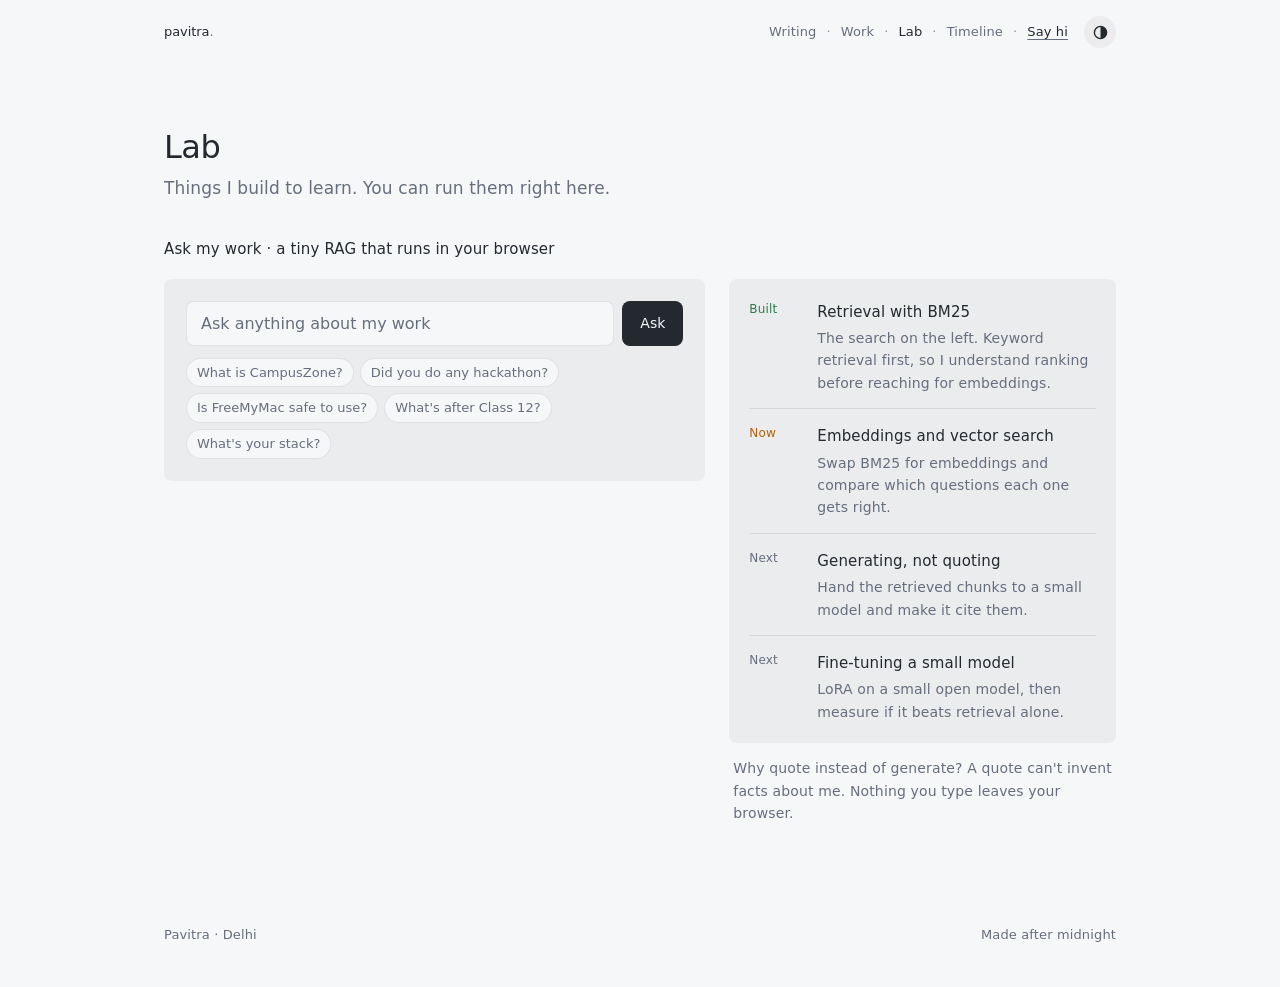
<file: lab.html>
<!doctype html>
<html lang="en">
<head>
<meta charset="utf-8">
<meta name="viewport" content="width=device-width, initial-scale=1">
<title>Lab — Pavitra</title>
<meta name="description" content="Learning RAG and LLM fine-tuning in public. Try the in-browser search that answers questions about my work.">
<meta property="og:title" content="Lab — Pavitra">
<meta property="og:description" content="A Class 12 student and builder from Delhi.">
<meta name="theme-color" content="#f6f7f9">
<link rel="icon" href="data:image/svg+xml,%3Csvg xmlns='http://www.w3.org/2000/svg' viewBox='0 0 32 32'%3E%3Crect width='32' height='32' rx='8' fill='%23242930'/%3E%3Ccircle cx='15' cy='16' r='8' fill='%23f6f7f9'/%3E%3Ccircle cx='19' cy='13' r='7' fill='%23242930'/%3E%3C/svg%3E">
<link rel="preconnect" href="https://api.fontshare.com" crossorigin>
<link href="https://api.fontshare.com/v2/css?f[]=satoshi@400,500,700&display=swap" rel="stylesheet">
<link rel="stylesheet" href="assets/site.css?v=6">
<script src="assets/data.js?v=6" defer></script>
<script src="assets/site.js?v=6" defer></script>
<script src="assets/ask.js?v=6" defer></script>
</head>
<body>
<a class="sr" href="#main">Skip to content</a>
<header class="nav">
  <div class="wrap">
    <a class="brand" href="index.html">pavitra<b>.</b></a>
    <ul>
      <li><a href="writing.html">Writing</a></li>
      <li><a href="work.html">Work</a></li>
      <li><a href="lab.html" aria-current="page">Lab</a></li>
      <li><a href="timeline.html">Timeline</a></li>
      <li class="cta-li"><a class="cta" href="mailto:pavisj@icloud.com">Say hi</a></li>
    </ul>
    <button class="icon-btn" type="button" data-theme-toggle aria-label="Switch light or dark (t)">
      <svg viewBox="0 0 16 16" aria-hidden="true"><circle cx="8" cy="8" r="6.5" fill="none" stroke="currentColor" stroke-width="1.5"/><path d="M8 1.5a6.5 6.5 0 0 1 0 13z" fill="currentColor"/></svg>
    </button>
  </div>
</header>

<main id="main" class="wrap">

  <section class="page-head">
    <h1>Lab</h1>
    <p>Things I build to learn. You can run them right here.</p>
  </section>

  <div class="label">Ask my work · a tiny RAG that runs in your browser</div>
  <div class="lab-grid">
    <div class="card ask" data-ask data-full="1">
      <form><label class="sr" for="ask-q">Ask about my work</label><input id="ask-q" type="search" placeholder="Ask anything about my work" autocomplete="off"><button class="btn" type="submit">Ask</button></form>
      <div class="suggest"><button type="button">What is CampusZone?</button><button type="button">Did you do any hackathon?</button><button type="button">Is FreeMyMac safe to use?</button><button type="button">What's after Class 12?</button><button type="button">What's your stack?</button></div>
      <div class="answer" aria-live="polite"></div>
    </div>

    <aside>
      <div class="card learn">
        <div class="row"><span class="pill done">Built</span><div><h4>Retrieval with BM25</h4><p>The search on the left. Keyword retrieval first, so I understand ranking before reaching for embeddings.</p></div></div>
        <div class="row"><span class="pill doing">Now</span><div><h4>Embeddings and vector search</h4><p>Swap BM25 for embeddings and compare which questions each one gets right.</p></div></div>
        <div class="row"><span class="pill queued">Next</span><div><h4>Generating, not quoting</h4><p>Hand the retrieved chunks to a small model and make it cite them.</p></div></div>
        <div class="row"><span class="pill queued">Next</span><div><h4>Fine-tuning a small model</h4><p>LoRA on a small open model, then measure if it beats retrieval alone.</p></div></div>
      </div>
      <p style="font-size:14px;margin:14px 4px 0;line-height:1.6">Why quote instead of generate? A quote can't invent facts about me. Nothing you type leaves your browser.</p>
    </aside>
  </div>

</main>

<footer>
  <div class="wrap">
    <span>Pavitra · Delhi</span>
    <span>Made after midnight</span>
  </div>
</footer>
</body>
</html>
</file>
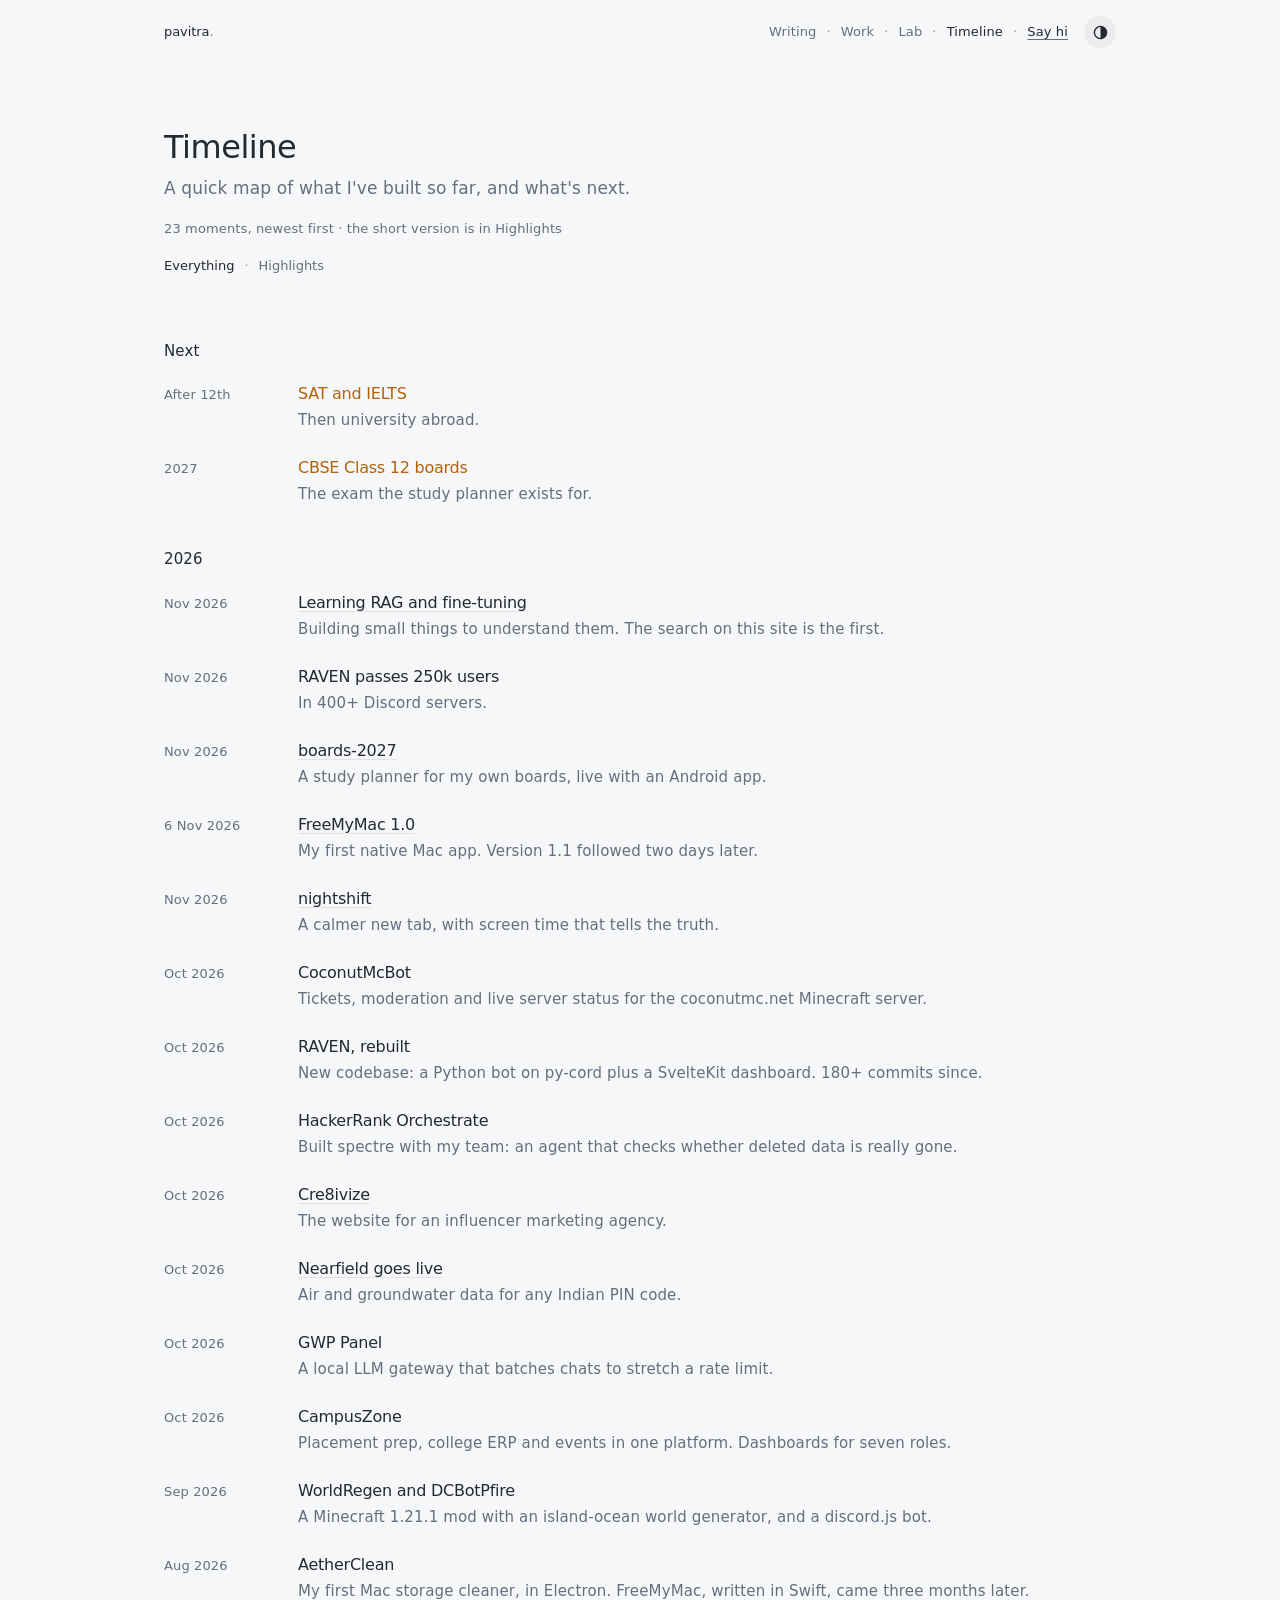
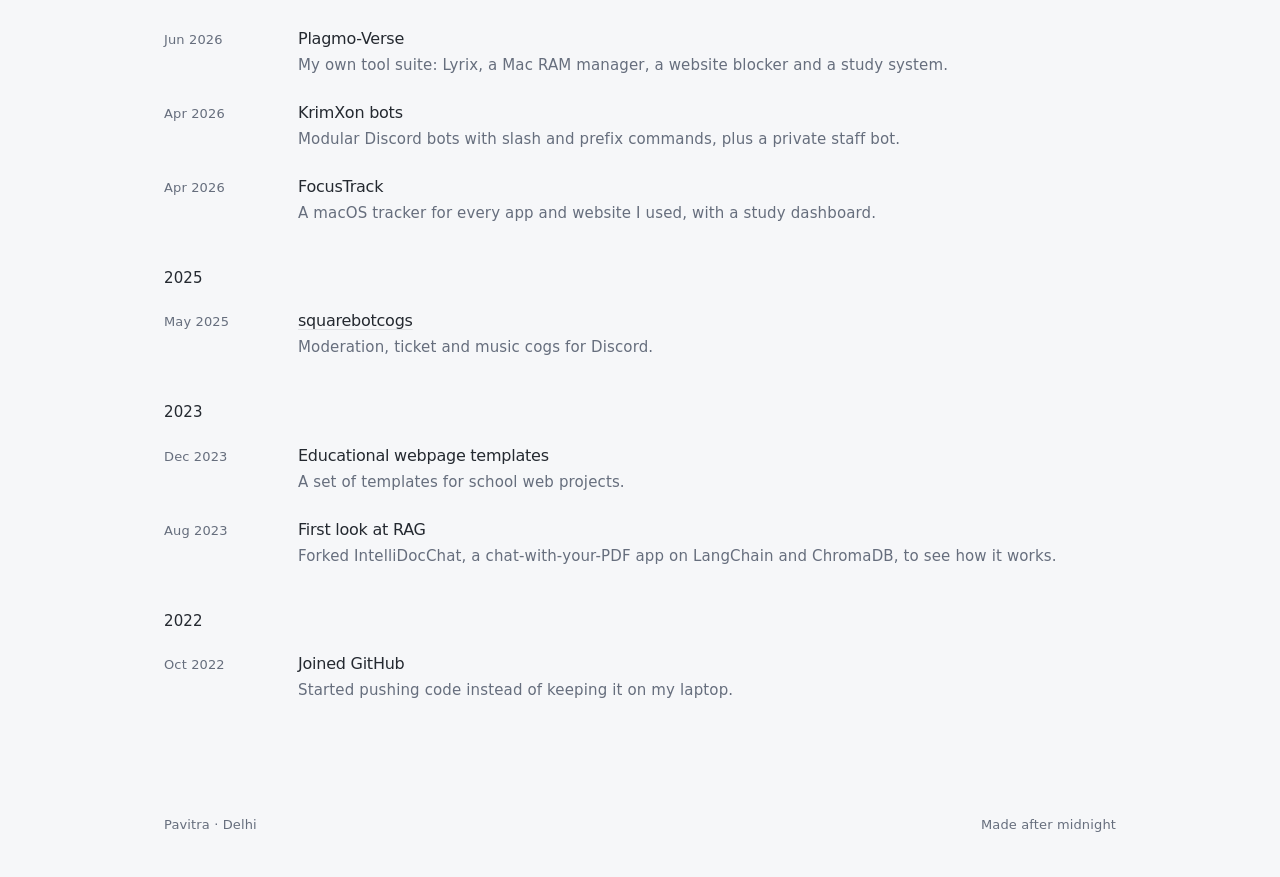
<file: timeline.html>
<!doctype html>
<html lang="en">
<head>
<meta charset="utf-8">
<meta name="viewport" content="width=device-width, initial-scale=1">
<title>Timeline — Pavitra</title>
<meta name="description" content="From my first GitHub repo in 2022 to what comes after Class 12.">
<meta property="og:title" content="Timeline — Pavitra">
<meta property="og:description" content="A Class 12 student and builder from Delhi.">
<meta name="theme-color" content="#f6f7f9">
<link rel="icon" href="data:image/svg+xml,%3Csvg xmlns='http://www.w3.org/2000/svg' viewBox='0 0 32 32'%3E%3Crect width='32' height='32' rx='8' fill='%23242930'/%3E%3Ccircle cx='15' cy='16' r='8' fill='%23f6f7f9'/%3E%3Ccircle cx='19' cy='13' r='7' fill='%23242930'/%3E%3C/svg%3E">
<link rel="preconnect" href="https://api.fontshare.com" crossorigin>
<link href="https://api.fontshare.com/v2/css?f[]=satoshi@400,500,700&display=swap" rel="stylesheet">
<link rel="stylesheet" href="assets/site.css?v=6">
<script src="assets/data.js?v=6" defer></script>
<script src="assets/site.js?v=6" defer></script>
<script src="assets/timeline.js?v=6" defer></script>
<script src="assets/short.js?v=6" defer></script>
</head>
<body>
<a class="sr" href="#main">Skip to content</a>
<header class="nav">
  <div class="wrap">
    <a class="brand" href="index.html">pavitra<b>.</b></a>
    <ul>
      <li><a href="writing.html">Writing</a></li>
      <li><a href="work.html">Work</a></li>
      <li><a href="lab.html">Lab</a></li>
      <li><a href="timeline.html" aria-current="page">Timeline</a></li>
      <li class="cta-li"><a class="cta" href="mailto:pavisj@icloud.com">Say hi</a></li>
    </ul>
    <button class="icon-btn" type="button" data-theme-toggle aria-label="Switch light or dark (t)">
      <svg viewBox="0 0 16 16" aria-hidden="true"><circle cx="8" cy="8" r="6.5" fill="none" stroke="currentColor" stroke-width="1.5"/><path d="M8 1.5a6.5 6.5 0 0 1 0 13z" fill="currentColor"/></svg>
    </button>
  </div>
</header>

<main id="main" class="wrap">

  <section class="page-head">
    <h1>Timeline</h1>
    <p>A quick map of what I've built so far, and what's next.</p>
    <div class="count"><span data-count="moments">23</span> moments, newest first · the short version is in Highlights</div>
    <div class="tabs" style="margin-top:14px"><button type="button" data-short="0" aria-pressed="true">Everything</button><button type="button" data-short="1" aria-pressed="false">Highlights</button></div>
  </section>
  <ol class="tl" data-timeline></ol>

</main>

<footer>
  <div class="wrap">
    <span>Pavitra · Delhi</span>
    <span>Made after midnight</span>
  </div>
</footer>
</body>
</html>
</file>
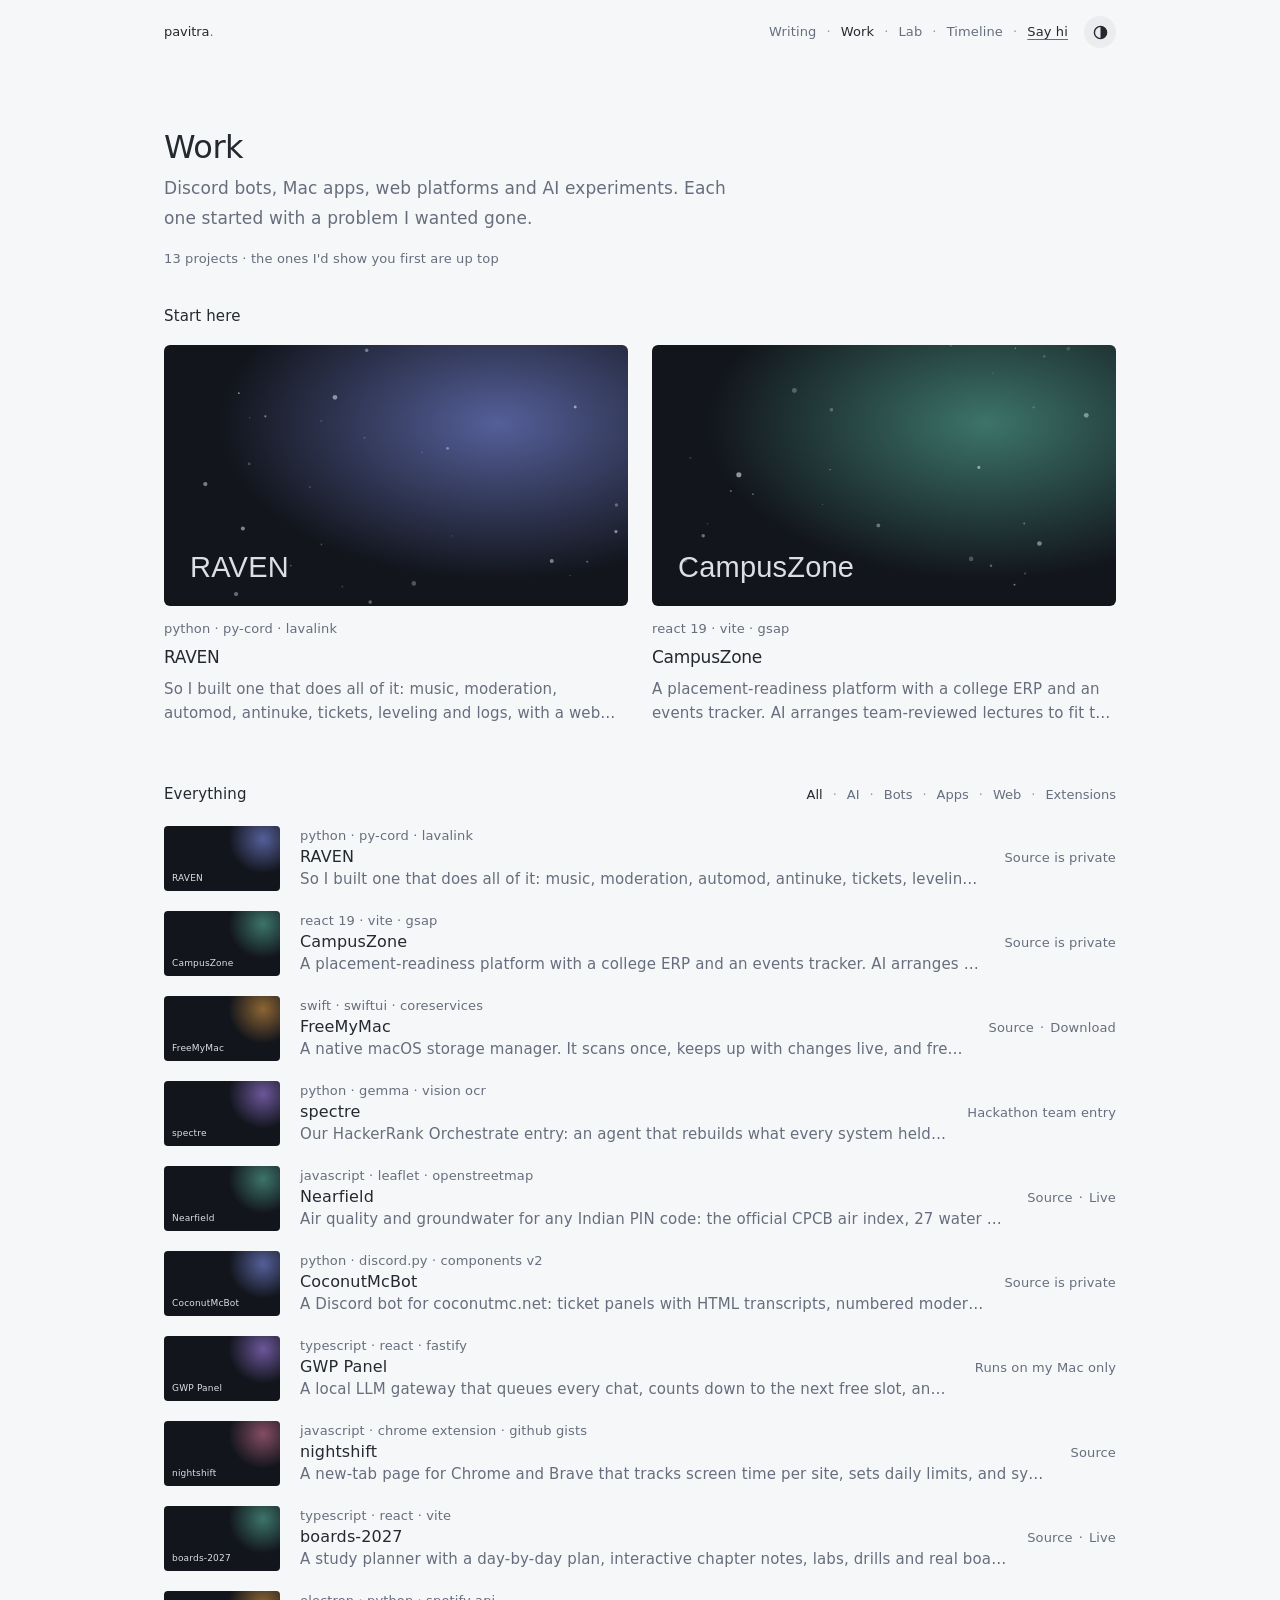
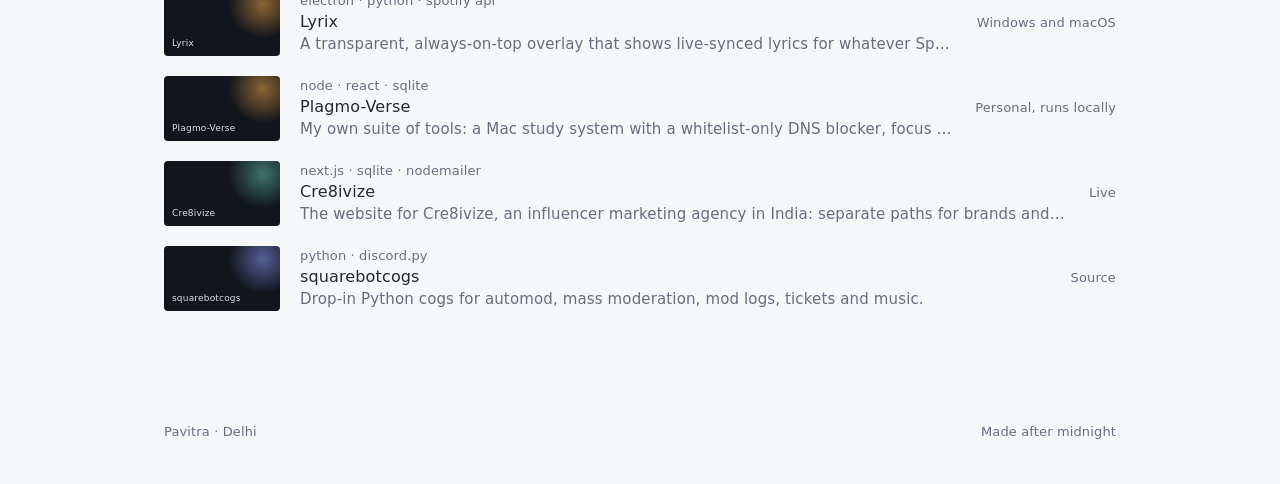
<file: work.html>
<!doctype html>
<html lang="en">
<head>
<meta charset="utf-8">
<meta name="viewport" content="width=device-width, initial-scale=1">
<title>Work — Pavitra</title>
<meta name="description" content="Discord bots, Mac apps, web platforms and AI experiments by Pavitra.">
<meta property="og:title" content="Work — Pavitra">
<meta property="og:description" content="A Class 12 student and builder from Delhi.">
<meta name="theme-color" content="#f6f7f9">
<link rel="icon" href="data:image/svg+xml,%3Csvg xmlns='http://www.w3.org/2000/svg' viewBox='0 0 32 32'%3E%3Crect width='32' height='32' rx='8' fill='%23242930'/%3E%3Ccircle cx='15' cy='16' r='8' fill='%23f6f7f9'/%3E%3Ccircle cx='19' cy='13' r='7' fill='%23242930'/%3E%3C/svg%3E">
<link rel="preconnect" href="https://api.fontshare.com" crossorigin>
<link href="https://api.fontshare.com/v2/css?f[]=satoshi@400,500,700&display=swap" rel="stylesheet">
<link rel="stylesheet" href="assets/site.css?v=6">
<script src="assets/data.js?v=6" defer></script>
<script src="assets/site.js?v=6" defer></script>
<script src="assets/work.js?v=6" defer></script>
</head>
<body>
<a class="sr" href="#main">Skip to content</a>
<header class="nav">
  <div class="wrap">
    <a class="brand" href="index.html">pavitra<b>.</b></a>
    <ul>
      <li><a href="writing.html">Writing</a></li>
      <li><a href="work.html" aria-current="page">Work</a></li>
      <li><a href="lab.html">Lab</a></li>
      <li><a href="timeline.html">Timeline</a></li>
      <li class="cta-li"><a class="cta" href="mailto:pavisj@icloud.com">Say hi</a></li>
    </ul>
    <button class="icon-btn" type="button" data-theme-toggle aria-label="Switch light or dark (t)">
      <svg viewBox="0 0 16 16" aria-hidden="true"><circle cx="8" cy="8" r="6.5" fill="none" stroke="currentColor" stroke-width="1.5"/><path d="M8 1.5a6.5 6.5 0 0 1 0 13z" fill="currentColor"/></svg>
    </button>
  </div>
</header>

<main id="main" class="wrap">

  <section class="page-head">
    <h1>Work</h1>
    <p>Discord bots, Mac apps, web platforms and AI experiments. Each one started with a problem I wanted gone.</p>
    <div class="count"><span data-count="projects">13</span> projects · the ones I'd show you first are up top</div>
  </section>

  <div class="label">Start here</div>
  <div class="start" data-start="raven,campuszone"></div>

  <div style="display:flex;justify-content:space-between;align-items:baseline;gap:16px;flex-wrap:wrap;margin-bottom:8px">
    <div class="label" style="margin:0">Everything</div>
    <div class="tabs" role="group" aria-label="Filter projects">
      <button type="button" data-f="all" aria-pressed="true">All</button><button type="button" data-f="ai" aria-pressed="false">AI</button><button type="button" data-f="bot" aria-pressed="false">Bots</button><button type="button" data-f="app" aria-pressed="false">Apps</button><button type="button" data-f="web" aria-pressed="false">Web</button><button type="button" data-f="extension" aria-pressed="false">Extensions</button>
    </div>
  </div>
  <ul class="plist" id="all-work" data-ledger></ul>

</main>

<footer>
  <div class="wrap">
    <span>Pavitra · Delhi</span>
    <span>Made after midnight</span>
  </div>
</footer>
</body>
</html>
</file>
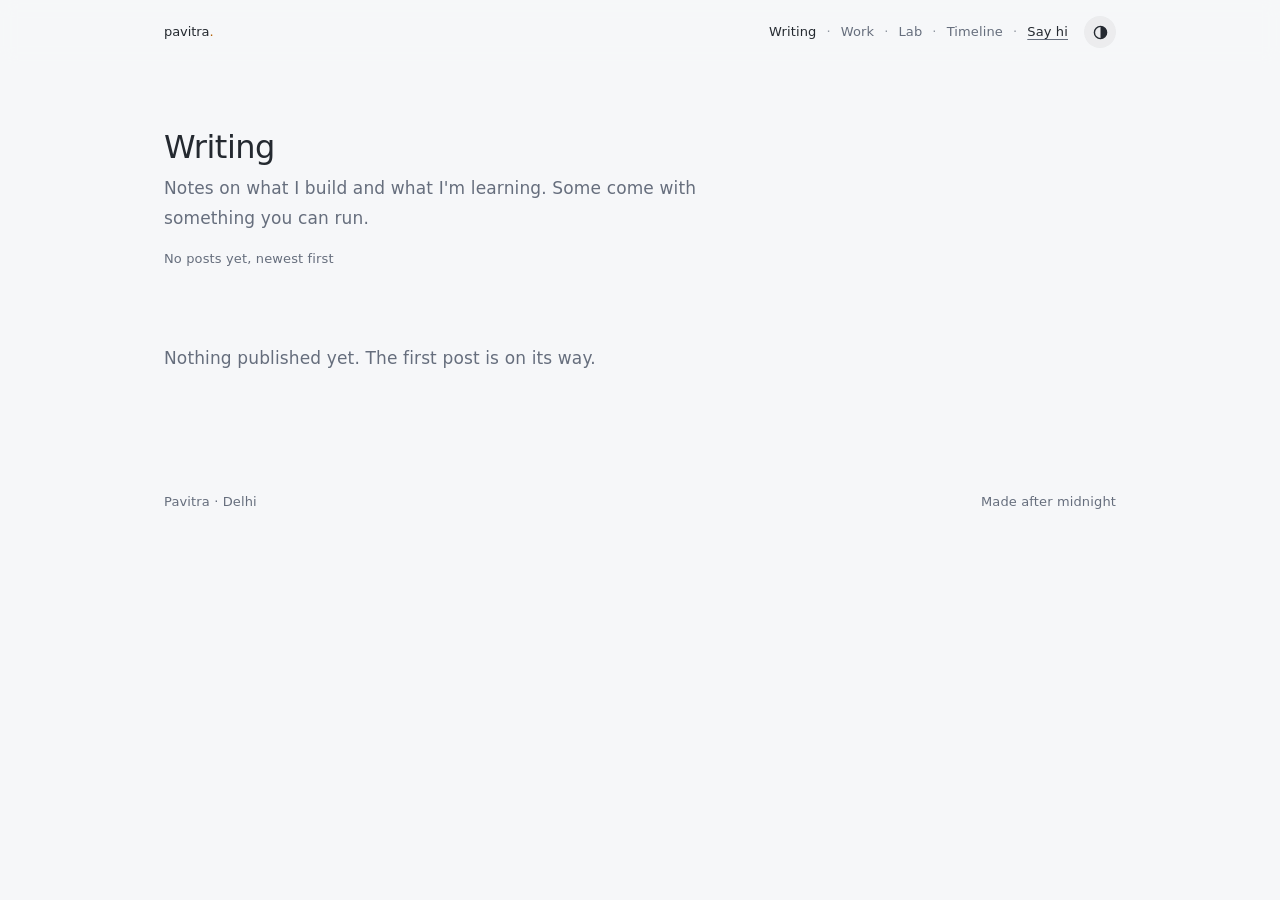
<file: writing.html>
<!doctype html>
<html lang="en">
<head>
<meta charset="utf-8">
<meta name="viewport" content="width=device-width, initial-scale=1">
<title>Writing — Pavitra</title>
<meta name="description" content="Notes on what I build and what I am learning, by Pavitra.">
<meta property="og:title" content="Writing — Pavitra">
<meta property="og:description" content="A Class 12 student and builder from Delhi.">
<meta name="theme-color" content="#f6f7f9">
<link rel="icon" href="data:image/svg+xml,%3Csvg xmlns='http://www.w3.org/2000/svg' viewBox='0 0 32 32'%3E%3Crect width='32' height='32' rx='8' fill='%23242930'/%3E%3Ccircle cx='15' cy='16' r='8' fill='%23f6f7f9'/%3E%3Ccircle cx='19' cy='13' r='7' fill='%23242930'/%3E%3C/svg%3E">
<link rel="preconnect" href="https://api.fontshare.com" crossorigin>
<link href="https://api.fontshare.com/v2/css?f[]=satoshi@400,500,700&display=swap" rel="stylesheet">
<link rel="stylesheet" href="assets/site.css?v=6">
<script src="assets/data.js?v=6" defer></script>
<script src="assets/site.js?v=6" defer></script>
<script src="assets/blog.js?v=6" defer></script>
</head>
<body>
<a class="sr" href="#main">Skip to content</a>
<header class="nav">
  <div class="wrap">
    <a class="brand" href="index.html">pavitra<b>.</b></a>
    <ul>
      <li><a href="writing.html" aria-current="page">Writing</a></li>
      <li><a href="work.html">Work</a></li>
      <li><a href="lab.html">Lab</a></li>
      <li><a href="timeline.html">Timeline</a></li>
      <li class="cta-li"><a class="cta" href="mailto:pavisj@icloud.com">Say hi</a></li>
    </ul>
    <button class="icon-btn" type="button" data-theme-toggle aria-label="Switch light or dark (t)">
      <svg viewBox="0 0 16 16" aria-hidden="true"><circle cx="8" cy="8" r="6.5" fill="none" stroke="currentColor" stroke-width="1.5"/><path d="M8 1.5a6.5 6.5 0 0 1 0 13z" fill="currentColor"/></svg>
    </button>
  </div>
</header>

<main id="main" class="wrap">

  <section class="page-head">
    <h1>Writing</h1>
    <p>Notes on what I build and what I'm learning. Some come with something you can run.</p>
    <div class="count"><span data-count="posts">No posts</span>, newest first</div>
  </section>
  <div data-writing></div>

</main>

<footer>
  <div class="wrap">
    <span>Pavitra · Delhi</span>
    <span>Made after midnight</span>
  </div>
</footer>
</body>
</html>
</file>
<file: assets/site.css>
/* Pavitra — portfolio. Quiet, skimmable, confident. */
:root {
  --bg: #f6f7f9;
  --ink: #242930;
  --text: #666e7d;
  --soft: rgba(36, 41, 48, .05);
  --soft-2: rgba(36, 41, 48, .09);
  --line: rgba(36, 41, 48, .10);
  --accent: #b3620a;
  --good: #2f7a4d;
  --thumb: #12151c;
  --sans: "Satoshi", "General Sans", -apple-system, system-ui, "Segoe UI", sans-serif;
  --mono: ui-monospace, SFMono-Regular, Menlo, monospace;
  --page: 1024px;
  color-scheme: light;
}
:root[data-theme="dark"] {
  --bg: #0f1115;
  --ink: #dcdfe5;
  --text: #8b93a1;
  --soft: rgba(220, 223, 229, .06);
  --soft-2: rgba(220, 223, 229, .10);
  --line: rgba(220, 223, 229, .10);
  --accent: #f0a646;
  --good: #7fd49e;
  --thumb: #181c25;
  color-scheme: dark;
}

* { box-sizing: border-box; }
html { -webkit-text-size-adjust: 100%; }
body { margin: 0; background: var(--bg); color: var(--text); font: 400 17px/1.76 var(--sans); letter-spacing: .008em; -webkit-font-smoothing: antialiased; transition: background-color .3s, color .3s; }
a { color: inherit; text-decoration: none; }
img { display: block; max-width: 100%; }
:focus-visible { outline: 2px solid var(--ink); outline-offset: 3px; border-radius: 4px; }
.wrap { max-width: var(--page); margin: 0 auto; padding: 0 36px; }
.sr { position: absolute; width: 1px; height: 1px; overflow: hidden; clip: rect(0 0 0 0); white-space: nowrap; }
b, strong, .hl { color: var(--ink); font-weight: 500; }
h1, h2, h3 { color: var(--ink); font-weight: 500; margin: 0; letter-spacing: -.015em; }
.u { text-decoration: underline; text-decoration-color: var(--line); text-underline-offset: 3px; }
.u:hover, a.u:hover { color: var(--ink); text-decoration-color: var(--ink); }

/* ---------- nav ---------- */
.nav { position: sticky; top: 0; z-index: 20; background: color-mix(in srgb, var(--bg) 88%, transparent); backdrop-filter: blur(8px); -webkit-backdrop-filter: blur(8px); }
.nav .wrap { height: 64px; display: flex; align-items: center; gap: 16px; }
.brand { font-size: 13px; font-weight: 500; color: var(--ink); letter-spacing: -.005em; }
.brand b { color: var(--accent); }
.nav ul { margin: 0 0 0 auto; padding: 0; list-style: none; display: flex; align-items: center; font-size: 13px; }
.nav li + li::before { content: "·"; margin: 0 10px; color: var(--text); opacity: .7; }
.nav ul a { color: var(--text); }
.nav ul a:hover, .nav ul a[aria-current="page"] { color: var(--ink); }
.nav .cta { color: var(--ink); text-decoration: underline; text-underline-offset: 3px; text-decoration-color: var(--text); }
.icon-btn { width: 32px; height: 32px; border-radius: 50%; border: 0; background: var(--soft); color: var(--ink); display: grid; place-items: center; cursor: pointer; flex: none; }
.icon-btn:hover { background: var(--soft-2); }
.icon-btn svg { width: 15px; height: 15px; }

/* ---------- home ---------- */
.hero { min-height: calc(100vh - 64px); display: grid; grid-template-columns: 360px 1fr; gap: 72px; align-items: center; padding: 40px 0 72px; }
.photo { width: 360px; aspect-ratio: 3 / 4; border-radius: 6px; overflow: hidden; background: var(--soft); }
.photo img { width: 100%; height: 100%; object-fit: cover; }
.intro { max-width: 520px; }
.intro h1 { font-size: 27px; line-height: 1.25; }
.intro .tagline { margin: 2px 0 18px; font-size: 15px; color: var(--text); }
.intro p { margin: 0 0 18px; }
.social { display: flex; flex-wrap: wrap; gap: 4px 22px; margin-top: 26px; font-size: 13px; }
.social a:hover { color: var(--ink); }
.now-line { margin-top: 14px; font-size: 13px; display: flex; align-items: center; gap: 8px; }
.now-line .dot { width: 6px; height: 6px; border-radius: 50%; background: var(--accent); flex: none; }
.now-line time { color: var(--ink); font-variant-numeric: tabular-nums; }

/* ---------- page heads ---------- */
.page-head { padding: 64px 0 32px; }
.page-head h1 { font-size: 32px; line-height: 1.2; }
.page-head p { margin: 8px 0 0; max-width: 34em; }
.page-head .count { margin-top: 14px; font-size: 13px; }
.label { font-size: 15px; font-weight: 500; color: var(--ink); margin: 0 0 16px; }
.tabs { display: flex; gap: 0; font-size: 13px; flex-wrap: wrap; }
.tabs button { font: inherit; background: none; border: 0; padding: 0; color: var(--text); cursor: pointer; }
.tabs button + button::before { content: "·"; margin: 0 10px; color: var(--text); opacity: .7; }
.tabs button[aria-pressed="true"] { color: var(--ink); font-weight: 500; }
.tabs button:hover { color: var(--ink); }

/* ---------- start here (featured) ---------- */
.start { display: grid; grid-template-columns: repeat(2, minmax(0, 1fr)); gap: 24px; margin-bottom: 56px; }
.feat .art { position: relative; aspect-ratio: 16 / 9; border-radius: 6px; overflow: hidden; background: var(--thumb); }
.feat .art svg { position: absolute; inset: 0; width: 100%; height: 100%; }
.feat .meta { font-size: 13px; margin-top: 12px; }
.feat h3 { font-size: 17px; margin-top: 2px; }
.feat p { margin: 4px 0 0; font-size: 15px; line-height: 1.6; display: -webkit-box; -webkit-line-clamp: 2; -webkit-box-orient: vertical; overflow: hidden; }

/* ---------- project list ---------- */
.plist { list-style: none; margin: 0 0 72px; padding: 0; }
.prow { display: grid; grid-template-columns: 116px minmax(0, 1fr) auto; gap: 20px; align-items: center; padding: 10px 0; }
.thumb { width: 116px; height: 65px; border-radius: 4px; background: var(--thumb); position: relative; overflow: hidden; display: flex; align-items: flex-end; padding: 7px 8px; }
.thumb::before { content: ""; position: absolute; width: 70px; height: 70px; border-radius: 50%; right: -18px; top: -22px; background: radial-gradient(circle, var(--glow, #f0a646) 0%, transparent 70%); opacity: .55; }
.thumb span { position: relative; font-size: 9px; line-height: 1.2; color: #dcdfe5; font-weight: 500; letter-spacing: .02em; }
.prow .meta { font-size: 13px; line-height: 20px; display: block; }
.prow .title { font-size: 16px; font-weight: 500; color: var(--ink); line-height: 22px; display: block; }
.prow a.title:hover { text-decoration: underline; text-underline-offset: 3px; }
.prow .desc { font-size: 15px; line-height: 23px; display: block; white-space: nowrap; overflow: hidden; text-overflow: ellipsis; }
.prow .aside { font-size: 13px; white-space: nowrap; }
.prow .aside a:hover { color: var(--ink); }
.prow .aside a + a::before, .prow .aside span + a::before { content: "·"; margin: 0 6px; }

/* ---------- cards (lab) ---------- */
.card { background: var(--soft); border-radius: 8px; }
.ask { padding: 22px; }
.ask form { display: flex; gap: 8px; }
.ask input { flex: 1; min-width: 0; font: 16px/1.2 var(--sans); color: var(--ink); background: var(--bg); border: 1px solid var(--line); border-radius: 8px; padding: 12px 14px; }
.ask input::placeholder { color: var(--text); }
.ask input:focus { outline: none; border-color: var(--ink); }
.btn { font: 500 14px/1 var(--sans); background: var(--ink); color: var(--bg); border: 0; border-radius: 8px; padding: 0 18px; cursor: pointer; }
.suggest { display: flex; flex-wrap: wrap; gap: 6px; margin-top: 12px; }
.suggest button { font: 13px/1.2 var(--sans); color: var(--text); background: var(--bg); border: 1px solid var(--line); border-radius: 999px; padding: 6px 10px; cursor: pointer; }
.suggest button:hover { color: var(--ink); border-color: var(--ink); }
.answer { margin-top: 18px; display: none; }
.answer.on { display: block; animation: appear .3s ease both; }
@keyframes appear { from { opacity: 0; transform: translateY(4px); } }
.answer .said { font-size: 19px; line-height: 1.55; color: var(--ink); margin: 0 0 6px; }
.answer .said mark { background: var(--soft-2); color: inherit; border-radius: 3px; padding: 0 2px; }
.answer .src { font-size: 13px; }
.pipe { margin-top: 18px; display: grid; gap: 14px; }
.step { display: grid; grid-template-columns: 24px 1fr; gap: 12px; }
.step .n { width: 24px; height: 24px; border-radius: 50%; display: grid; place-items: center; font: 500 12px/1 var(--sans); background: var(--bg); color: var(--ink); }
.step h4 { margin: 1px 0 4px; font-size: 14px; font-weight: 500; color: var(--ink); }
.step p { margin: 0; font-size: 14px; line-height: 1.6; }
.toks { display: flex; flex-wrap: wrap; gap: 5px; }
.toks span { font: 12px/1 var(--mono); padding: 5px 7px; border-radius: 5px; background: var(--bg); color: var(--ink); }
.toks span.drop { color: var(--text); text-decoration: line-through; }
.ranks { display: grid; gap: 8px; }
.rank { display: grid; grid-template-columns: 96px 1fr 48px; gap: 10px; align-items: center; font-size: 13px; }
.rank .who { color: var(--ink); overflow: hidden; text-overflow: ellipsis; white-space: nowrap; }
.rank .track { height: 6px; background: var(--bg); border-radius: 6px; overflow: hidden; }
.rank .track i { display: block; height: 100%; width: 0; background: var(--soft-2); border-radius: 6px; transition: width .6s cubic-bezier(.2,.8,.2,1); }
.rank.top .track i { background: var(--ink); }
.rank .sc { font: 12px/1 var(--mono); text-align: right; }
.rank .txt { grid-column: 2 / 4; font-size: 13px; line-height: 1.5; margin-top: -2px; }

.lab-grid { display: grid; grid-template-columns: 1.4fr 1fr; gap: 24px; align-items: start; margin-bottom: 72px; }
.learn { padding: 20px; display: grid; gap: 14px; }
.learn .row { display: grid; grid-template-columns: 56px 1fr; gap: 12px; padding-bottom: 14px; border-bottom: 1px solid var(--line); }
.learn .row:last-child { border-bottom: 0; padding-bottom: 0; }
.pill { font-size: 12px; font-weight: 500; }
.pill.done { color: var(--good); }
.pill.doing { color: var(--accent); }
.pill.queued { color: var(--text); }
.learn h4 { margin: 0 0 2px; font-size: 15px; font-weight: 500; color: var(--ink); }
.learn p { margin: 0; font-size: 14px; line-height: 1.6; }

/* ---------- timeline ---------- */
.tl { list-style: none; margin: 0 0 72px; padding: 0; }
.tl li { display: grid; grid-template-columns: 110px 1fr; gap: 24px; padding: 12px 0; }
.tl .year { padding: 28px 0 6px; }
.tl .year span { font-size: 15px; font-weight: 500; color: var(--ink); }
.tl .when { font-size: 13px; line-height: 26px; }
.tl h3 { font-size: 16px; line-height: 1.5; }
.tl h3 a { text-decoration: underline; text-decoration-color: var(--line); text-underline-offset: 3px; }
.tl h3 a:hover { text-decoration-color: var(--ink); }
.tl p { margin: 2px 0 0; font-size: 15px; line-height: 1.6; }
.tl li.next h3 { color: var(--accent); }
body[data-short="1"] .tl li.minor { display: none; }

/* ---------- writing list ---------- */
a.feat { display: block; color: inherit; }
a.feat:hover h3 { text-decoration: underline; text-underline-offset: 3px; }
.feat .art img { width: 100%; height: 100%; object-fit: cover; }
.wlist { list-style: none; margin: 0 0 72px; padding: 0; }
.wyear { font-size: 15px; font-weight: 500; color: var(--ink); padding: 28px 0 8px; }
.wrow { display: grid; grid-template-columns: 64px minmax(0, 1fr) auto; gap: 20px; padding: 10px 0; align-items: baseline; }
.wdate, .wmin { font-size: 13px; white-space: nowrap; }
.wtitle { display: block; font-size: 16px; font-weight: 500; color: var(--ink); line-height: 1.45; }
.wtitle:hover { text-decoration: underline; text-underline-offset: 3px; }
.wsum { display: block; font-size: 15px; line-height: 1.6; margin-top: 2px; display: -webkit-box; -webkit-line-clamp: 2; -webkit-box-orient: vertical; overflow: hidden; }
.empty { padding: 24px 0 72px; }

/* ---------- post ---------- */
.post { max-width: 680px; margin: 0 auto; padding: 56px 0 24px; }
.post-head .meta { font-size: 13px; }
.post-head h1 { font-size: clamp(30px, 4.4vw, 40px); line-height: 1.15; margin: 10px 0 14px; letter-spacing: -.02em; }
.post-sum { margin: 0 0 16px; font-size: 18px; line-height: 1.6; }
.byline { font-size: 13px; padding-bottom: 32px; margin-bottom: 36px; border-bottom: 1px solid var(--line); }
.byline a { color: var(--ink); text-decoration: underline; text-decoration-color: var(--line); text-underline-offset: 3px; }
.draft { color: var(--accent); font-weight: 500; }
.prose { color: var(--ink); opacity: .92; }
.prose > * { margin: 0 0 1.15em; }
.prose h2 { font-size: 24px; line-height: 1.3; margin: 1.9em 0 .6em; opacity: 1; }
.prose h3 { font-size: 19px; line-height: 1.35; margin: 1.6em 0 .5em; }
.prose a { text-decoration: underline; text-decoration-color: var(--text); text-underline-offset: 3px; }
.prose a:hover { text-decoration-color: var(--ink); }
.prose strong { font-weight: 600; }
.prose ul, .prose ol { padding-left: 1.3em; }
.prose li { margin: .3em 0; }
.prose blockquote { margin-left: 0; padding-left: 18px; border-left: 2px solid var(--line); color: var(--text); }
.prose img { border-radius: 6px; margin: 1.6em auto; }
.prose hr { border: 0; border-top: 1px solid var(--line); margin: 2.4em 0; }
.prose code { font: 14px/1.5 var(--mono); background: var(--soft); padding: 2px 5px; border-radius: 4px; }
.prose pre { background: var(--soft); border-radius: 8px; padding: 16px 18px; overflow-x: auto; }
.prose pre code { background: none; padding: 0; font-size: 13.5px; line-height: 1.6; }
.prose table { width: 100%; border-collapse: collapse; font-size: 15px; display: block; overflow-x: auto; }
.prose th, .prose td { text-align: left; padding: 8px 10px; border-bottom: 1px solid var(--line); }
.post-foot { padding: 32px 0 64px; font-size: 14px; }
.toc-btn { position: fixed; left: 20px; bottom: 20px; z-index: 30; font: 500 13px/1 var(--sans); color: var(--bg); background: var(--ink); border: 0; border-radius: 999px; padding: 10px 14px; cursor: pointer; }
.toc { position: fixed; left: 20px; bottom: 64px; z-index: 30; width: min(300px, calc(100vw - 40px)); max-height: 60vh; overflow: auto; background: var(--bg); border: 1px solid var(--line); border-radius: 10px; padding: 10px; display: none; box-shadow: 0 12px 32px -12px rgba(0,0,0,.25); }
.toc.on { display: block; }
.toc a { display: block; font-size: 14px; line-height: 1.4; padding: 7px 8px; border-radius: 6px; color: var(--ink); }
.toc a.sub { padding-left: 20px; color: var(--text); }
.toc a:hover { background: var(--soft); }

footer { padding: 28px 0 40px; font-size: 13px; }
footer .wrap { display: flex; justify-content: space-between; gap: 16px; flex-wrap: wrap; }
footer a:hover { color: var(--ink); }

.toast { position: fixed; left: 50%; bottom: 24px; transform: translate(-50%, 16px); opacity: 0; background: var(--ink); color: var(--bg); padding: 9px 14px; border-radius: 8px; font-size: 13px; transition: .25s; pointer-events: none; z-index: 50; }
.toast.on { opacity: 1; transform: translate(-50%, 0); }

/* ---------- responsive ---------- */
@media (max-width: 860px) {
  .hero { grid-template-columns: 1fr; gap: 32px; min-height: 0; padding-top: 24px; }
  .photo { width: 100%; max-width: 360px; }
  .lab-grid, .start { grid-template-columns: 1fr; }
}
@media (max-width: 640px) {
  .wrap { padding: 0 16px; }
  .nav .wrap { height: 56px; gap: 12px; }
  .nav li + li::before { margin: 0 6px; }
  .nav .hide-sm { display: none; }
  body { font-size: 16px; }
  .prow { grid-template-columns: 84px minmax(0, 1fr); gap: 14px; }
  .thumb { width: 84px; height: 48px; }
  .thumb span { font-size: 8px; }
  .prow .aside { grid-column: 2; margin-top: -4px; }
  .tl li { grid-template-columns: 1fr; gap: 0; }
  .wrow { grid-template-columns: 1fr; gap: 0; }
  .wdate { order: -1; }
  .wmin { display: none; }
  .nav .cta-li { display: none; }
  .rank { grid-template-columns: 76px 1fr 40px; }
}
@media (prefers-reduced-motion: reduce) { *, *::before, *::after { animation: none !important; transition: none !important; } }
</file>
